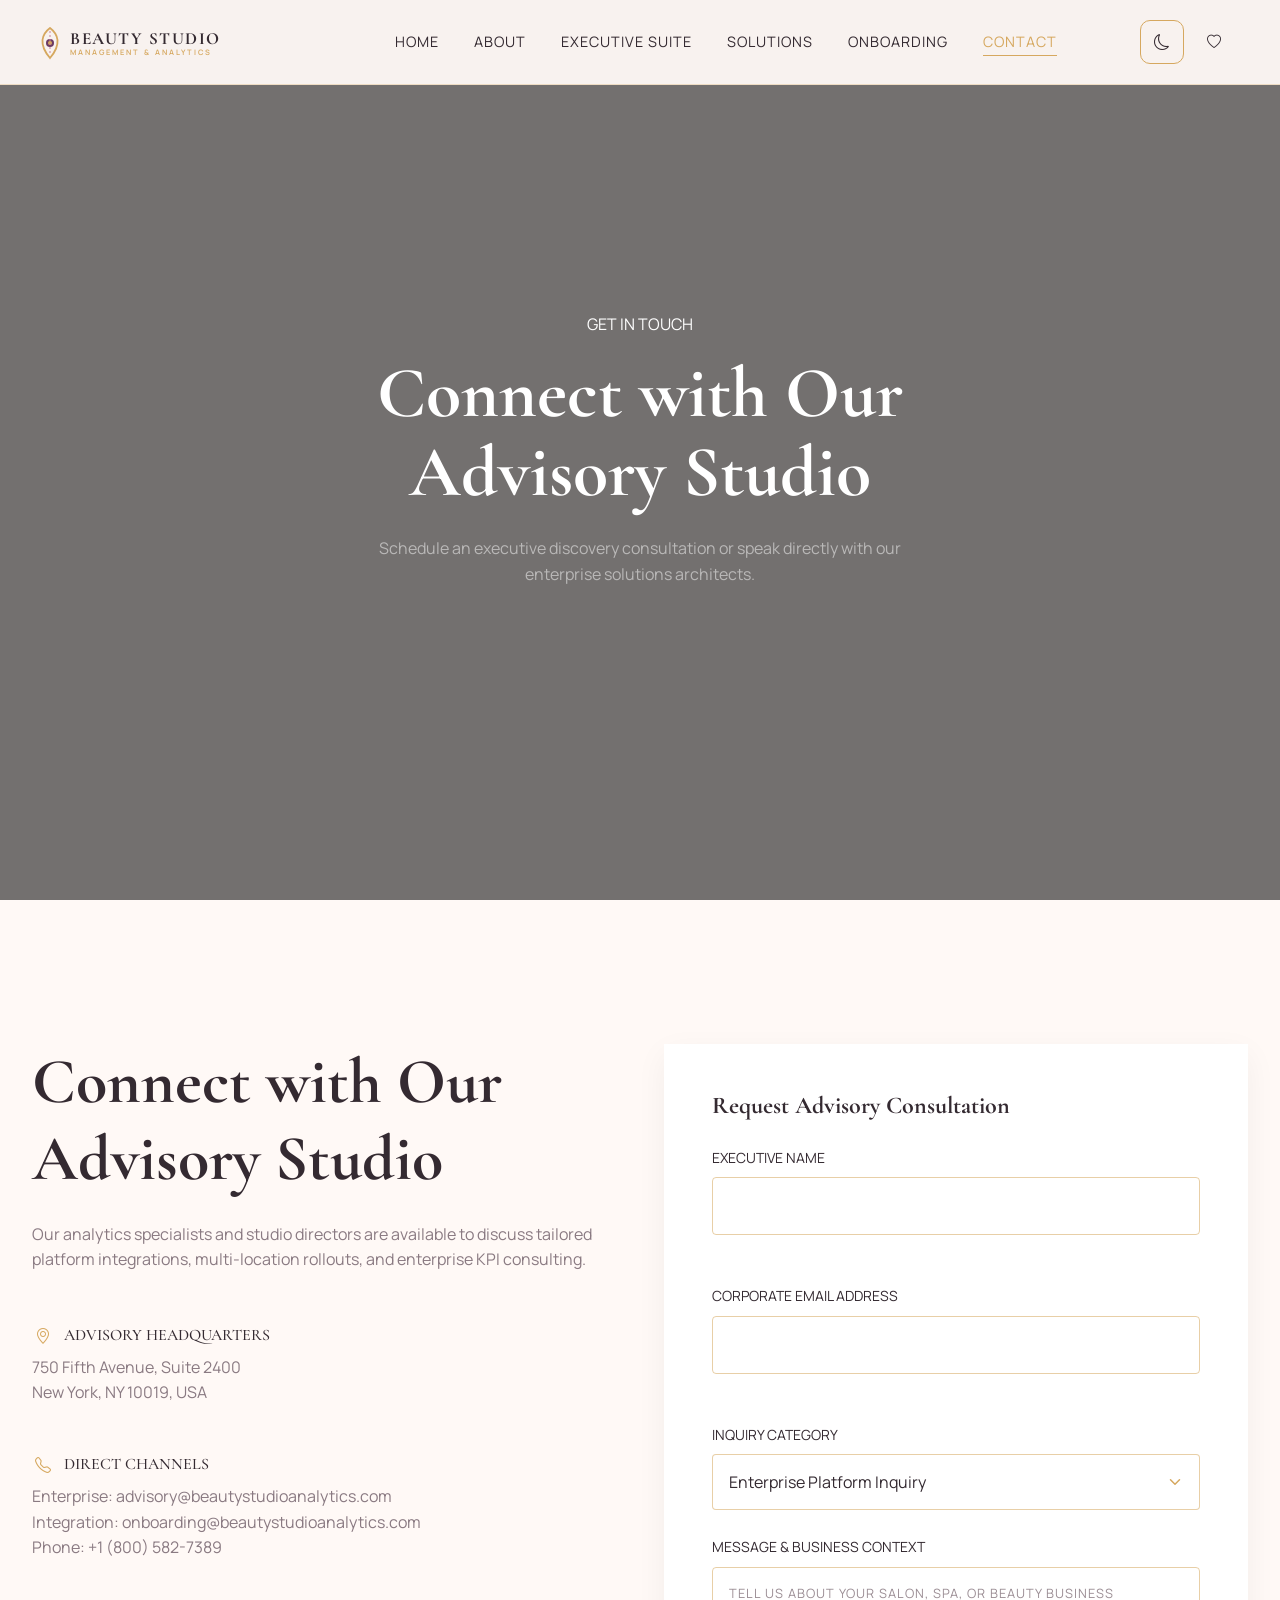
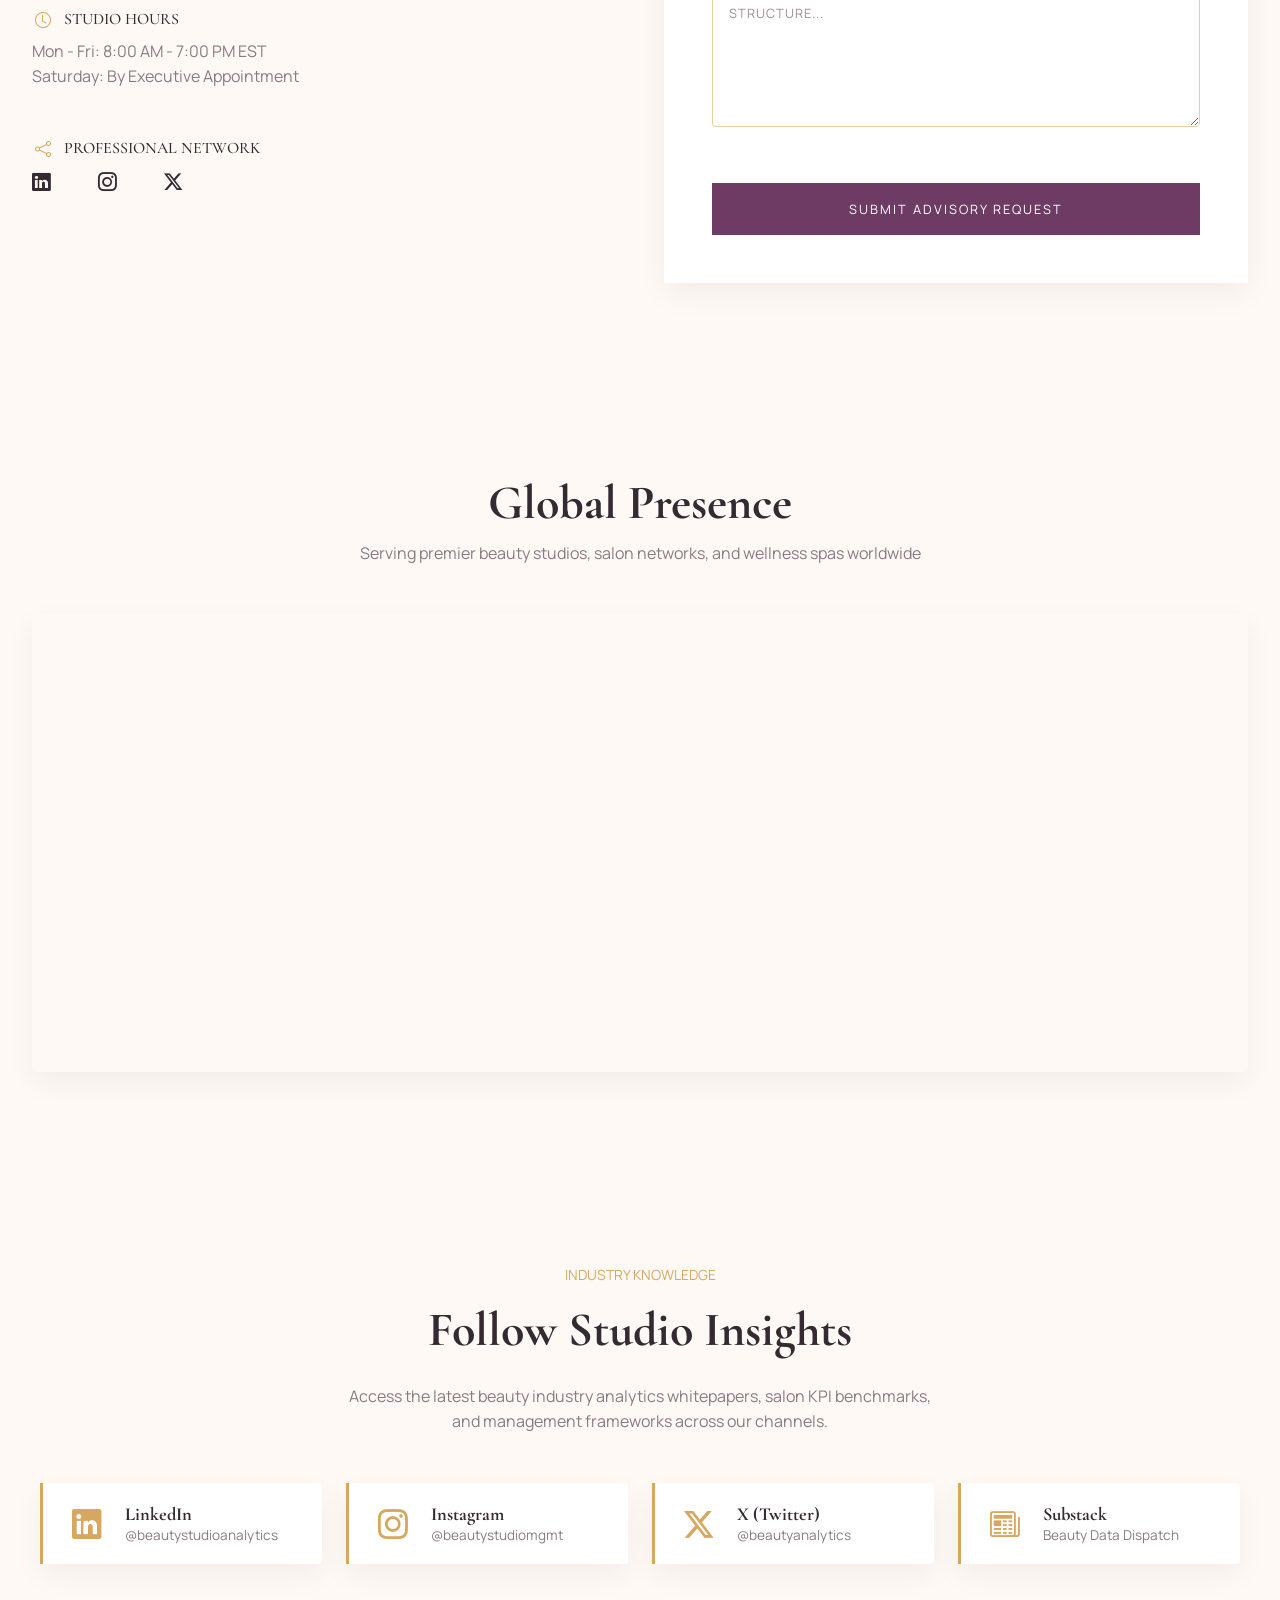
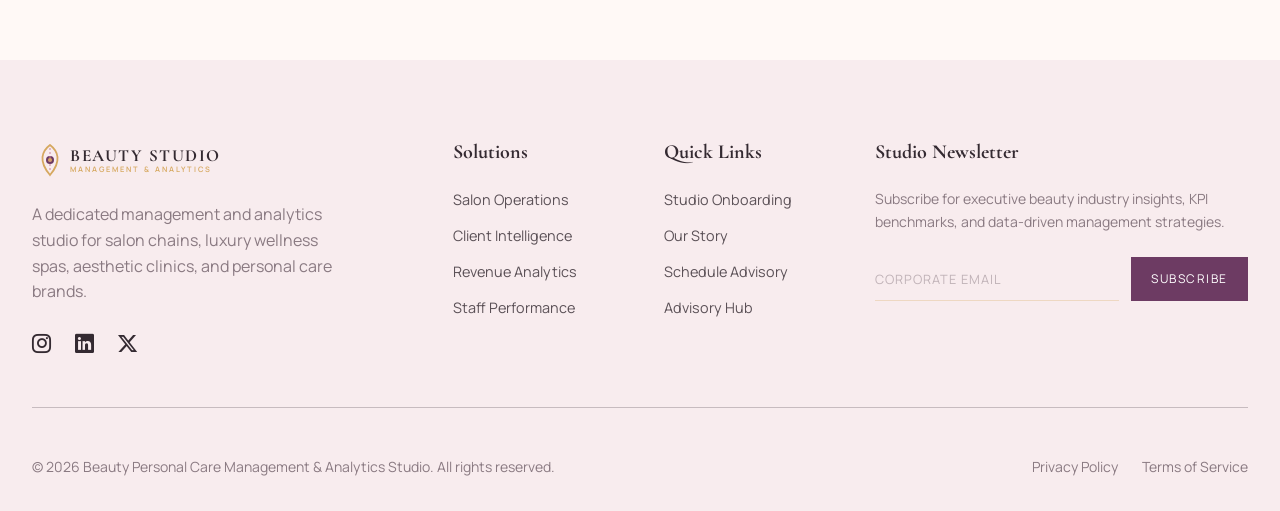
<file: contact.html>
<!DOCTYPE html>
<html lang="en">

<head>
    <meta charset="UTF-8">
    <meta name="viewport" content="width=device-width, initial-scale=1.0">
    <title>Contact &amp; Global Advisory Hub | Beauty Personal Care Management &amp; Analytics Studio</title>
    <link rel="icon" type="image/svg+xml" href="images/favicon.svg">
    <meta name="description"
        content="Connect with Beauty Personal Care Management & Analytics Studio. Schedule an advisory call or request custom platform solutions.">
    <link href="https://cdn.jsdelivr.net/npm/bootstrap@5.3.0/dist/css/bootstrap.min.css" rel="stylesheet">
    <link rel="stylesheet" href="https://cdn.jsdelivr.net/npm/bootstrap-icons@1.11.1/font/bootstrap-icons.css">
    <link rel="stylesheet" href="css/style.css">
    <style>
        body.contact-page .contact-info-stack {
            display: flex;
            flex-direction: column;
            gap: 2.5rem;
        }

        body.contact-page .contact-info-block {
            padding: 0.25rem 0;
        }

        body.contact-page .contact-info-block h4 {
            display: flex;
            align-items: center;
            gap: 0.65rem;
            margin-bottom: 0.75rem;
        }

        body.contact-page .contact-section-logo {
            width: 22px;
            height: 22px;
            display: inline-flex;
            align-items: center;
            justify-content: center;
            font-size: 1rem;
            color: var(--accent-gold);
            flex-shrink: 0;
        }

        body.contact-page .contact-social-block .social-icon {
            font-size: 1.15rem;
        }

        body.contact-page .contact-form-shell .form-control-luxury {
            background-color: transparent;
            color: var(--text-main) !important;
            border: 1px solid rgba(214, 168, 95, 0.55);
            border-radius: 4px;
            padding: 0.95rem 1rem;
            box-shadow: none;
        }

        body.contact-page .contact-form-shell .form-select.form-control-luxury {
            background-color: var(--card-bg);
            color: var(--text-main) !important;
            border: 1px solid rgba(214, 168, 95, 0.55);
            border-radius: 4px;
            padding: 0.95rem 2.75rem 0.95rem 1rem !important;
            box-shadow: none;
            background-image: url("data:image/svg+xml,%3csvg xmlns='http://www.w3.org/2000/svg' viewBox='0 0 16 16'%3e%3cpath fill='none' stroke='%23D6A85F' stroke-linecap='round' stroke-linejoin='round' stroke-width='2' d='m2 5 6 6 6-6'/%3e%3c/svg%3e") !important;
            background-repeat: no-repeat !important;
            background-position: right 1rem center !important;
            background-size: 16px 12px !important;
            cursor: pointer;
            -webkit-appearance: none;
            -moz-appearance: none;
            appearance: none;
            display: block;
            width: 100%;
        }

        body.contact-page .contact-form-shell .form-control-luxury::placeholder {
            color: var(--text-muted);
            opacity: 0.85;
        }

        body.contact-page .contact-form-shell .form-control-luxury:focus,
        body.contact-page .contact-form-shell .form-select.form-control-luxury:focus {
            border-color: var(--accent-gold);
            box-shadow: 0 0 0 2px rgba(214, 168, 95, 0.25);
            outline: none;
        }

        body.contact-page .contact-form-shell .form-select.form-control-luxury option {
            background-color: #FFFFFF;
            color: #241B22;
            padding: 0.75rem;
        }

        body.contact-page[data-theme="dark"] .contact-form-shell .form-control-luxury {
            border-color: rgba(214, 168, 95, 0.7);
            box-shadow: none;
        }

        body.contact-page[data-theme="dark"] .contact-form-shell .form-select.form-control-luxury {
            background-color: #2D222A;
            border-color: rgba(214, 168, 95, 0.7);
            color: #FFFFFF !important;
            background-image: url("data:image/svg+xml,%3csvg xmlns='http://www.w3.org/2000/svg' viewBox='0 0 16 16'%3e%3cpath fill='none' stroke='%23D6A85F' stroke-linecap='round' stroke-linejoin='round' stroke-width='2' d='m2 5 6 6 6-6'/%3e%3c/svg%3e") !important;
        }

        body.contact-page[data-theme="dark"] .contact-form-shell .form-control-luxury:focus,
        body.contact-page[data-theme="dark"] .contact-form-shell .form-select.form-control-luxury:focus {
            border-color: var(--accent-gold);
            box-shadow: 0 0 0 2px rgba(214, 168, 95, 0.35);
        }

        body.contact-page[data-theme="dark"] .contact-form-shell .form-select.form-control-luxury option {
            background-color: #2D222A;
            color: #FFFFFF;
            padding: 0.75rem;
        }

        @media (max-width: 768px) {
            body.contact-page .contact-form-shell {
                padding: 1.75rem 1.25rem !important;
            }

            body.contact-page .contact-form-shell .form-select.form-control-luxury {
                padding-right: 2.5rem !important;
                font-size: 0.95rem;
            }
        }

        /* Social Media Insights Cards */
        body.contact-page .social-insights-grid {
            display: grid;
            grid-template-columns: repeat(4, 1fr);
            gap: 1.5rem;
            max-width: 1200px;
            margin: 0 auto;
            width: 100%;
        }

        body.contact-page .social-channel-card {
            display: flex;
            align-items: center;
            gap: 1.15rem;
            padding: 1.25rem 1.5rem;
            background: var(--card-bg);
            border-left: 3px solid var(--accent-gold);
            border-radius: 0 4px 4px 0;
            text-decoration: none;
            color: var(--text-main);
            box-shadow: 0 10px 30px rgba(0, 0, 0, 0.05);
            transition: var(--transition-smooth);
            width: 100%;
            text-align: left;
        }

        body.contact-page .social-channel-card:hover {
            transform: translateY(-3px);
            box-shadow: 0 14px 35px rgba(214, 168, 95, 0.15);
            color: var(--text-main);
        }

        body.contact-page .social-channel-card .social-card-icon {
            width: 40px;
            height: 40px;
            min-width: 40px;
            min-height: 40px;
            flex-shrink: 0;
            display: inline-flex;
            align-items: center;
            justify-content: center;
            font-size: 1.85rem;
            color: var(--accent-gold);
            text-align: center;
        }

        body.contact-page .social-channel-card .social-card-info {
            text-align: left;
            min-width: 0;
            flex: 1;
        }

        body.contact-page .social-channel-card .social-card-info h6 {
            margin-bottom: 0.2rem;
            font-size: 1.15rem;
            line-height: 1.25;
            color: var(--text-main);
        }

        body.contact-page .social-channel-card .social-card-info p {
            margin-bottom: 0;
            font-size: 0.85rem;
            line-height: 1.35;
            color: var(--text-muted);
        }

        body.contact-page[data-theme="dark"] .social-channel-card {
            background: #2D222A;
            box-shadow: 0 10px 30px rgba(0, 0, 0, 0.25);
        }

        body.contact-page[data-theme="dark"] .social-channel-card .social-card-info h6 {
            color: #FFFFFF;
        }

        body.contact-page[data-theme="dark"] .social-channel-card .social-card-info p {
            color: rgba(255, 249, 246, 0.72);
        }

        @media (max-width: 991px) {
            body.contact-page .social-insights-grid {
                grid-template-columns: repeat(2, 1fr);
                gap: 1.25rem;
                max-width: 650px;
                margin: 0 auto;
            }
        }

        @media (max-width: 576px) {
            body.contact-page .social-insights-grid {
                grid-template-columns: 1fr;
                gap: 1rem;
                max-width: 100%;
                margin: 0 auto;
            }

            body.contact-page .social-channel-card {
                padding: 1.15rem 1.25rem;
            }
        }
    </style>
</head>

<body class="contact-page" data-theme="light">

    <!-- Header -->
    <nav class="navbar-luxury">
        <div class="container-custom d-flex justify-content-between align-items-center">
            <a href="index.html" class="brand-logo">
                <svg xmlns="http://www.w3.org/2000/svg" height="38" viewBox="0 0 280 38" fill="none" aria-label="Beauty Personal Care Management & Analytics Studio" style="display:inline-block;vertical-align:middle;"><g transform="translate(2,3)"><path d="M16 2 C24 8, 28 18, 16 32 C4 18, 8 8, 16 2 Z" fill="none" stroke="#D6A85F" stroke-width="1.8"/><circle cx="16" cy="17" r="4" fill="#6D3B63"/><circle cx="16" cy="17" r="2" fill="#D6A85F"/><line x1="16" y1="5" x2="16" y2="29" stroke="#C9829B" stroke-width="1" stroke-dasharray="2,2"/></g><text x="38" y="21" font-family="'Cormorant Garamond', Georgia, serif" font-size="17" font-weight="700" letter-spacing="1.5" fill="currentColor">BEAUTY STUDIO</text><text x="38" y="32" font-family="'Manrope', sans-serif" font-size="7.5" font-weight="600" letter-spacing="2" fill="#D6A85F">MANAGEMENT &amp; ANALYTICS</text></svg>
            </a>

            <div class="nav-links-desktop d-none d-lg-block">
                <a href="index.html" class="nav-link-custom">Home</a>
                <a href="about.html" class="nav-link-custom">About</a>
                <a href="home2.html" class="nav-link-custom">Executive Suite</a>
                <a href="collections.html" class="nav-link-custom">Solutions</a>
                <a href="consignment.html" class="nav-link-custom">Onboarding</a>
                <a href="contact.html" class="nav-link-custom active">Contact</a>
            </div>

            <div class="header-actions d-flex align-items-center">
                <button id="theme-toggle" class="btn border-0 p-2 me-2 d-none d-lg-inline-flex" aria-label="Toggle Theme">
                    <i class="bi bi-moon"></i>
                </button>
                <a href="#" class="nav-link-custom me-3 d-none d-lg-inline-flex"><i class="bi bi-heart"></i></a>
                <button id="hamburger-menu" class="btn border-0 p-0 d-lg-none" aria-label="Open Menu">
                    <i class="bi bi-list fs-3"></i>
                </button>
            </div>
        </div>
    </nav>

    <!-- Sidebar Menu (Mobile & Expanded) -->
    <div id="sidebar-overlay" class="sidebar-overlay"></div>
    <div id="sidebar-menu" class="sidebar-menu">
        <div id="sidebar-close" class="sidebar-close"><i class="bi bi-x-lg"></i></div>
        <nav class="d-flex flex-column gap-4">
            <a href="index.html" class="sidebar-nav-link">Home</a>
            <a href="about.html" class="sidebar-nav-link">About</a>
            <a href="home2.html" class="sidebar-nav-link">Executive Suite</a>
            <a href="collections.html" class="sidebar-nav-link">Solutions</a>
            <a href="consignment.html" class="sidebar-nav-link">Onboarding</a>
            <a href="contact.html" class="sidebar-nav-link active">Contact</a>
        </nav>
        <div class="sidebar-utilities d-flex align-items-center gap-3 mt-4 pt-4">
            <button class="btn theme-toggle-btn d-inline-flex align-items-center gap-2" aria-label="Toggle Theme">
                <i class="bi bi-moon"></i>
                <span class="theme-label">Dark Mode</span>
            </button>
        </div>
    </div>

    <!-- Page Header (Unified Hero) -->
    <header class="hero hero-small mb-5" style="background-image: url('https://images.unsplash.com/photo-1497366216548-37526070297c?auto=format&fit=crop&w=1600&q=80');">
        <div class="hero-overlay"></div>
        <div class="hero-content container py-5 text-center">
            <span class="text-white text-uppercase letter-spacing-2 mb-3 d-block">Get in Touch</span>
            <h1 class="text-white display-3 luxury-heading">Connect with Our Advisory Studio</h1>
            <p class="text-white-50 mx-auto mb-0" style="max-width: 600px;">Schedule an executive discovery consultation or speak directly with our enterprise solutions architects.</p>
        </div>
    </header>

    <!-- Contact Section -->
    <section class="py-5">
        <div class="container-custom py-5">
            <div class="row g-5">
                <div class="col-md-6">
                    <h1 class="display-3 luxury-heading mb-4">Connect with Our Advisory Studio</h1>
                    <p class="text-muted mb-5">Our analytics specialists and studio directors are available to discuss tailored platform integrations, multi-location rollouts, and enterprise KPI consulting.</p>

                    <div class="contact-info-stack">
                        <div class="contact-info-block">
                            <h4 class="h6 text-uppercase letter-spacing-1 mb-2">
                                <i class="bi bi-geo-alt contact-section-logo"></i>Advisory Headquarters
                            </h4>
                            <p class="text-muted mb-0">750 Fifth Avenue, Suite 2400<br>New York, NY 10019, USA</p>
                        </div>

                        <div class="contact-info-block">
                            <h4 class="h6 text-uppercase letter-spacing-1 mb-2">
                                <i class="bi bi-telephone contact-section-logo"></i>Direct Channels
                            </h4>
                            <p class="text-muted mb-0">Enterprise: advisory@beautystudioanalytics.com<br>Integration:
                                onboarding@beautystudioanalytics.com<br>Phone: +1 (800) 582-7389</p>
                        </div>

                        <div class="contact-info-block">
                            <h4 class="h6 text-uppercase letter-spacing-1 mb-2">
                                <i class="bi bi-clock contact-section-logo"></i>Studio Hours
                            </h4>
                            <p class="text-muted mb-0">Mon - Fri: 8:00 AM - 7:00 PM EST<br>Saturday: By Executive Appointment</p>
                        </div>

                        <div class="contact-info-block contact-social-block">
                            <h4 class="h6 text-uppercase letter-spacing-1 mb-2">
                                <i class="bi bi-share contact-section-logo"></i>Professional Network
                            </h4>
                            <div class="d-flex gap-4">
                                <a href="#" class="social-icon"><i class="bi bi-linkedin"></i></a>
                                <a href="#" class="social-icon"><i class="bi bi-instagram"></i></a>
                                <a href="#" class="social-icon"><i class="bi bi-twitter-x"></i></a>
                            </div>
                        </div>
                    </div>
                </div>

                <div class="col-md-6">
                    <div class="p-5 bg-white luxury-shadow contact-form-shell" style="background: var(--card-bg) !important;">
                        <h3 class="luxury-heading h4 mb-4">Request Advisory Consultation</h3>
                        <form id="contact-form">
                            <div class="mb-4">
                                <label class="small text-uppercase letter-spacing-1 mb-2">Executive Name</label>
                                <input type="text" class="form-control-luxury w-100" required>
                            </div>
                            <div class="mb-4">
                                <label class="small text-uppercase letter-spacing-1 mb-2">Corporate Email Address</label>
                                <input type="email" class="form-control-luxury w-100" required>
                            </div>
                            <div class="mb-4">
                                <label class="small text-uppercase letter-spacing-1 mb-2">Inquiry Category</label>
                                <select class="form-select form-control-luxury" id="inquiryCategory" name="inquiryCategory" aria-label="Inquiry Category">
                                    <option value="Enterprise Platform Inquiry">Enterprise Platform Inquiry</option>
                                    <option value="Studio Onboarding & Integration">Studio Onboarding &amp; Integration</option>
                                    <option value="Custom KPI Benchmarking">Custom KPI Benchmarking</option>
                                    <option value="Partnership & API Integration">Partnership &amp; API Integration</option>
                                </select>
                            </div>
                            <div class="mb-4">
                                <label class="small text-uppercase letter-spacing-1 mb-2">Message &amp; Business Context</label>
                                <textarea class="form-control-luxury w-100" rows="5" required
                                    placeholder="Tell us about your salon, spa, or beauty business structure..."></textarea>
                            </div>
                            <button type="submit" class="btn-gold w-100 py-3">Submit Advisory Request</button>
                        </form>
                    </div>
                </div>
            </div>
        </div>
    </section>
    <!-- Map Section -->
    <section class="py-5 bg-ivory">
        <div class="container-custom py-5">
            <div class="text-center mb-5">
                <h2 class="display-5 luxury-heading">Global Presence</h2>
                <p class="text-muted">Serving premier beauty studios, salon networks, and wellness spas worldwide</p>
            </div>
            <div class="luxury-shadow overflow-hidden" style="border-radius: 4px;">
                <iframe
                    src="https://www.google.com/maps/embed?pb=!1m18!1m12!1m3!1d3022.083815779646!2d-73.97746412351227!3d40.762351934661715!2m3!1f0!2f0!3f0!3m2!1i1024!2i768!4f13.1!3m3!1m2!1s0x89c258f97bdb3e3b%3A0x6b77227eb0c8cb08!2s750%205th%20Ave%2C%20New%20York%2C%20NY%2010019!5e0!3m2!1sen!2sus!4v1700000000000!5m2!1sen!2sus"
                    width="100%" height="450" style="border:0;" allowfullscreen="" loading="lazy"
                    referrerpolicy="no-referrer-when-downgrade" title="Beauty Studio Headquarters Location"></iframe>
            </div>
        </div>
    </section>

    <!-- Social Media Section -->
    <section class="py-5">
        <div class="container-custom py-5 text-center">
            <span class="text-gold text-uppercase letter-spacing-2 small mb-3 d-block">Industry Knowledge</span>
            <h2 class="display-5 luxury-heading mb-4">Follow Studio Insights</h2>
            <p class="text-muted mx-auto mb-5" style="max-width: 600px;">Access the latest beauty industry analytics whitepapers, salon KPI benchmarks, and management frameworks across our channels.</p>
            <div class="social-insights-grid">
                <a href="#" class="social-channel-card">
                    <span class="social-card-icon"><i class="bi bi-linkedin"></i></span>
                    <div class="social-card-info">
                        <h6 class="luxury-heading mb-0">LinkedIn</h6>
                        <p class="small text-muted mb-0">@beautystudioanalytics</p>
                    </div>
                </a>
                <a href="#" class="social-channel-card">
                    <span class="social-card-icon"><i class="bi bi-instagram"></i></span>
                    <div class="social-card-info">
                        <h6 class="luxury-heading mb-0">Instagram</h6>
                        <p class="small text-muted mb-0">@beautystudiomgmt</p>
                    </div>
                </a>
                <a href="#" class="social-channel-card">
                    <span class="social-card-icon"><i class="bi bi-twitter-x"></i></span>
                    <div class="social-card-info">
                        <h6 class="luxury-heading mb-0">X (Twitter)</h6>
                        <p class="small text-muted mb-0">@beautyanalytics</p>
                    </div>
                </a>
                <a href="#" class="social-channel-card">
                    <span class="social-card-icon"><i class="bi bi-newspaper"></i></span>
                    <div class="social-card-info">
                        <h6 class="luxury-heading mb-0">Substack</h6>
                        <p class="small text-muted mb-0">Beauty Data Dispatch</p>
                    </div>
                </a>
            </div>
        </div>
    </section>

    <!-- Footer -->
    <footer>
        <div class="container-custom">
            <div class="row g-5">
                <div class="col-lg-4">
                    <a href="index.html" class="brand-logo mb-4">
                        <svg xmlns="http://www.w3.org/2000/svg" height="38" viewBox="0 0 280 38" fill="none" aria-label="Beauty Personal Care Management & Analytics Studio" style="display:inline-block;vertical-align:middle;"><g transform="translate(2,3)"><path d="M16 2 C24 8, 28 18, 16 32 C4 18, 8 8, 16 2 Z" fill="none" stroke="#D6A85F" stroke-width="1.8"/><circle cx="16" cy="17" r="4" fill="#6D3B63"/><circle cx="16" cy="17" r="2" fill="#D6A85F"/><line x1="16" y1="5" x2="16" y2="29" stroke="#C9829B" stroke-width="1" stroke-dasharray="2,2"/></g><text x="38" y="21" font-family="'Cormorant Garamond', Georgia, serif" font-size="17" font-weight="700" letter-spacing="1.5" fill="currentColor">BEAUTY STUDIO</text><text x="38" y="32" font-family="'Manrope', sans-serif" font-size="7.5" font-weight="600" letter-spacing="2" fill="#D6A85F">MANAGEMENT &amp; ANALYTICS</text></svg>
                    </a>
                    <p class="text-muted pe-lg-5">A dedicated management and analytics studio for salon chains, luxury wellness spas, aesthetic clinics, and personal care brands.</p>
                    <div class="d-flex mt-4">
                        <a href="#" class="social-icon"><i class="bi bi-instagram"></i></a>
                        <a href="#" class="social-icon"><i class="bi bi-linkedin"></i></a>
                        <a href="#" class="social-icon"><i class="bi bi-twitter-x"></i></a>
                    </div>
                </div>
                <div class="col-md-4 col-lg-2">
                    <h5 class="luxury-heading mb-4">Solutions</h5>
                    <a href="collections.html" class="footer-link">Salon Operations</a>
                    <a href="collections.html" class="footer-link">Client Intelligence</a>
                    <a href="collections.html" class="footer-link">Revenue Analytics</a>
                    <a href="collections.html" class="footer-link">Staff Performance</a>
                </div>
                <div class="col-md-4 col-lg-2">
                    <h5 class="luxury-heading mb-4">Quick Links</h5>
                    <a href="consignment.html" class="footer-link">Studio Onboarding</a>
                    <a href="about.html" class="footer-link">Our Story</a>
                    <a href="contact.html" class="footer-link">Schedule Advisory</a>
                    <a href="contact.html" class="footer-link">Advisory Hub</a>
                </div>
                <div class="col-md-4 col-lg-4">
                    <h5 class="luxury-heading mb-4">Studio Newsletter</h5>
                    <p class="small text-muted mb-4">Subscribe for executive beauty industry insights, KPI benchmarks, and data-driven management strategies.</p>
                    <div class="d-flex newsletter-input-group">
                        <input type="email" class="form-control-luxury me-2" placeholder="Corporate Email">
                        <button class="btn-gold px-4">Subscribe</button>
                    </div>
                </div>
            </div>
            <hr class="my-5 opacity-10">
            <div class="d-flex flex-column flex-md-row justify-content-between align-items-center gap-3">
                <p class="small text-muted mb-0">&copy; 2026 Beauty Personal Care Management &amp; Analytics Studio. All rights reserved.</p>
                <div class="d-flex gap-4">
                    <a href="#" class="small text-muted">Privacy Policy</a>
                    <a href="#" class="small text-muted">Terms of Service</a>
                </div>
            </div>
        </div>
    </footer>

    <script src="https://cdn.jsdelivr.net/npm/bootstrap@5.3.0/dist/js/bootstrap.bundle.min.js"></script>
    <script src="js/main.js"></script>
</body>

</html>
</file>
<file: css/style.css>
/* 
    Beauty Personal Care Management & Analytics Studio
    Design Style: Luxury, Elegant, Editorial Data & Business Intelligence
*/

@import url('https://fonts.googleapis.com/css2?family=Cormorant+Garamond:ital,wght@0,300;0,400;0,500;0,600;0,700;1,300;1,400;1,600&family=Manrope:wght@300;400;500;600;700;800&display=swap');

:root {
    /* Light Mode Tokens */
    --primary-bg: #FFF9F6;
    --secondary-bg: #F8ECEE;
    --primary-plum: #6D3B63;
    --secondary-rose: #C9829B;
    --accent-gold: #D6A85F;
    --accent-nude: #C9829B;
    --text-main: #342A31;
    --text-muted: #8A7A82;
    --header-bg: rgba(255, 249, 246, 0.95);
    --border-color: rgba(214, 168, 95, 0.3);
    --btn-text: #FFFFFF;
    --card-bg: #FFFFFF;

    /* Typography */
    --font-heading: 'Cormorant Garamond', Georgia, serif;
    --font-body: 'Manrope', -apple-system, BlinkMacSystemFont, 'Segoe UI', Roboto, sans-serif;
    --font-alt: 'Cormorant Garamond', Georgia, serif;

    /* Transitions */
    --transition-smooth: all 0.4s cubic-bezier(0.165, 0.84, 0.44, 1);
}

[data-theme="dark"] {
    /* Dark Mode Tokens */
    --primary-bg: #241B22;
    --secondary-bg: #2E222B;
    --primary-plum: #C9829B;
    --secondary-rose: #E5A3B9;
    --accent-gold: #D6A85F;
    --accent-nude: #522F45;
    --text-main: #FFF9F6;
    --text-muted: #B8A8B0;
    --header-bg: rgba(36, 27, 34, 0.95);
    --border-color: rgba(214, 168, 95, 0.3);
    --btn-text: #241B22;
    --card-bg: #2D222A;
}

* {
    margin: 0;
    padding: 0;
    box-sizing: border-box;
}

body {
    font-family: var(--font-body);
    background-color: var(--primary-bg);
    color: var(--text-main);
    line-height: 1.6;
    transition: var(--transition-smooth);
    overflow-x: hidden;
}

h1,
h2,
h3,
h4,
.luxury-heading {
    font-family: var(--font-heading);
    font-weight: 700;
}

p,
.lead {
    font-weight: 400;
    color: var(--text-main);
}

.text-muted {
    color: var(--text-muted) !important;
    opacity: 1 !important;
}

h1,
h2,
h3,
h4,
h5,
h6,
.luxury-heading {
    color: var(--text-main);
}

a {
    text-decoration: none;
    color: inherit;
    transition: var(--transition-smooth);
}

/* --- Layout Components --- */

.container-custom {
    max-width: 1400px;
    margin: 0 auto;
    padding: 0 2rem;
}

/* Header & Navbar */
.navbar-luxury {
    position: fixed;
    top: 0;
    width: 100%;
    z-index: 1000;
    background: var(--header-bg);
    backdrop-filter: blur(10px);
    border-bottom: 1px solid var(--border-color);
    padding: 1.25rem 0;
    transition: var(--transition-smooth);
    --header-control-size: 44px;
    --header-control-radius: 10px;
}

.brand-logo {
    font-family: var(--font-heading);
    font-size: 1.5rem;
    letter-spacing: 2px;
    text-transform: uppercase;
    font-weight: 700;
    display: flex;
    align-items: center;
}

/* Keep navbar logo fully visible during nearby button interactions */
.navbar-luxury .brand-logo,
.navbar-luxury .brand-logo:hover,
.navbar-luxury .brand-logo:focus,
.navbar-luxury .brand-logo:active,
.navbar-luxury .brand-logo svg {
    opacity: 1 !important;
}

.logo-img {
    height: 40px;
    width: auto;
    object-fit: contain;
    transition: var(--transition-smooth);
}

.brand-logo:hover .logo-img {
    transform: scale(1.1);
}

.nav-link-custom {
    font-size: 0.9rem;
    text-transform: uppercase;
    letter-spacing: 1px;
    margin: 0 1rem;
    position: relative;
}

.nav-link-custom::after {
    content: '';
    position: absolute;
    bottom: -5px;
    left: 0;
    width: 0;
    height: 1px;
    background: var(--accent-gold);
    transition: var(--transition-smooth);
}

.nav-link-custom:hover::after {
    width: 100%;
}

.nav-link-custom.active {
    color: var(--accent-gold);
}

.nav-link-custom.active::after {
    width: 100%;
}

/* Ensure navbar utility toggles remain visible in both themes */
.navbar-luxury #theme-toggle,
.navbar-luxury #rtl-toggle {
    width: var(--header-control-size);
    height: var(--header-control-size);
    padding: 0 !important;
    display: inline-flex;
    align-items: center;
    justify-content: center;
    border: 1px solid var(--accent-gold) !important;
    border-radius: var(--header-control-radius);
    background: transparent;
    color: var(--text-main);
}

.navbar-luxury .header-actions > a.nav-link-custom {
    width: var(--header-control-size);
    height: var(--header-control-size);
    margin: 0 0.75rem 0 0 !important;
    display: inline-flex;
    align-items: center;
    justify-content: center;
    border-radius: var(--header-control-radius);
}

[dir="rtl"] .navbar-luxury .header-actions > a.nav-link-custom {
    margin: 0 0 0 0.75rem !important;
}

[dir="rtl"] .navbar-luxury .brand-logo {
    justify-content: flex-end;
    text-align: right;
    direction: ltr;
    unicode-bidi: isolate;
}

[dir="rtl"] .navbar-luxury .brand-logo svg {
    direction: ltr;
    unicode-bidi: isolate;
}

.navbar-luxury #theme-toggle:hover,
.navbar-luxury #rtl-toggle:hover {
    background: var(--accent-gold);
    color: var(--btn-text);
}

.navbar-luxury #theme-toggle:focus,
.navbar-luxury #theme-toggle:focus-visible,
.navbar-luxury #theme-toggle:active {
    box-shadow: none;
    background: var(--accent-gold);
    color: var(--btn-text);
}

.navbar-luxury #rtl-toggle:focus {
    box-shadow: none;
    color: var(--accent-gold);
}

/* Sidebar Menu */
.sidebar-overlay {
    position: fixed;
    top: 0;
    left: 0;
    width: 100%;
    height: 100%;
    background: rgba(0, 0, 0, 0.5);
    z-index: 1001;
    opacity: 0;
    visibility: hidden;
    transition: var(--transition-smooth);
}

/* --- Refined Components --- */

#hamburger-menu {
    color: var(--text-main) !important;
    background: transparent;
    cursor: pointer;
    line-height: 1;
}

.sidebar-close {
    color: var(--text-main);
    cursor: pointer;
    align-self: flex-end;
    font-size: 1.25rem;
    margin-bottom: 2rem;
    transition: var(--transition-smooth);
}

.sidebar-close:hover {
    color: var(--accent-gold);
}

.sidebar-menu {
    position: fixed;
    top: 0;
    right: -100%;
    width: 350px;
    height: 100vh;
    background: var(--primary-bg);
    z-index: 1002;
    padding: 3rem;
    transition: all 0.5s cubic-bezier(0.77, 0, 0.175, 1);
    display: flex;
    flex-direction: column;
    box-shadow: -10px 0 30px rgba(0, 0, 0, 0.05);
}

[data-theme="dark"] .sidebar-menu {
    background: rgba(15, 15, 16, 0.98);
    backdrop-filter: blur(15px);
}

.sidebar-overlay.active {
    opacity: 1;
    visibility: visible;
}

.sidebar-menu.active {
    right: 0;
}

/* Sidebar Nav Links - Styled identical to web view navigation */
.sidebar-menu nav {
    gap: 1.5rem !important;
}

.sidebar-menu nav a,
.sidebar-nav-link {
    font-family: var(--font-body);
    font-size: 0.95rem;
    font-weight: 600;
    text-transform: uppercase;
    letter-spacing: 1.5px;
    color: var(--text-main);
    text-decoration: none;
    position: relative;
    display: inline-block;
    width: fit-content;
    padding: 0.35rem 0;
    transition: var(--transition-smooth);
}

.sidebar-menu nav a::after,
.sidebar-nav-link::after {
    content: '';
    position: absolute;
    bottom: -3px;
    left: 0;
    width: 0;
    height: 2px;
    background: var(--accent-gold);
    transition: var(--transition-smooth);
}

.sidebar-menu nav a:hover,
.sidebar-nav-link:hover {
    color: var(--accent-gold);
}

.sidebar-menu nav a:hover::after,
.sidebar-nav-link:hover::after {
    width: 100%;
}

.sidebar-menu nav a.active,
.sidebar-nav-link.active {
    color: var(--accent-gold) !important;
}

.sidebar-menu nav a.active::after,
.sidebar-nav-link.active::after {
    width: 100% !important;
}

.sidebar-utilities {
    border-top: 1px solid rgba(214, 168, 95, 0.25) !important;
}

.sidebar-utilities .theme-toggle-btn,
.sidebar-utilities .rtl-toggle-btn {
    background: transparent;
    color: var(--text-main);
    border: 1px solid var(--accent-gold) !important;
    border-radius: var(--header-control-radius);
    padding: 0.55rem 0.95rem;
    font-size: 0.85rem;
    font-weight: 500;
    cursor: pointer;
    transition: var(--transition-smooth);
}

.sidebar-utilities .theme-toggle-btn:hover,
.sidebar-utilities .rtl-toggle-btn:hover {
    background: var(--accent-gold);
    color: var(--btn-text);
}

.btn-gold {
    background: var(--primary-plum);
    color: var(--btn-text) !important;
    padding: 1rem 2.5rem;
    text-transform: uppercase;
    letter-spacing: 2px;
    font-size: 0.8rem;
    border: none;
    border-radius: 0;
    position: relative;
    overflow: hidden;
    transition: var(--transition-smooth);
    display: inline-block;
    text-align: center;
}

.btn-gold::before {
    content: '';
    position: absolute;
    top: 0;
    left: -100%;
    width: 100%;
    height: 100%;
    background: rgba(255, 255, 255, 0.15);
    transition: var(--transition-smooth);
}

.btn-gold:hover::before {
    left: 0;
}

.btn-gold:hover {
    background: var(--accent-gold);
    color: #241B22 !important;
}

[data-theme="dark"] .btn-gold {
    background: var(--primary-plum);
    color: #241B22 !important;
}

[data-theme="dark"] .btn-gold:hover {
    background: var(--accent-gold);
    color: #241B22 !important;
}

/* --- Home 2 Specific Sections --- */

/* Editorial Ribbon */
.editorial-ribbon {
    background: var(--text-main);
    color: var(--primary-bg);
    padding: 2.5rem 0;
    overflow: hidden;
}

.marquee-container {
    display: flex;
    white-space: nowrap;
    animation: marquee 30s linear infinite;
}

.marquee-item {
    font-family: var(--font-heading);
    font-size: 1.2rem;
    text-transform: uppercase;
    letter-spacing: 5px;
    margin: 0 4rem;
    opacity: 0.6;
}

@keyframes marquee {
    0% {
        transform: translateX(0);
    }

    100% {
        transform: translateX(-50%);
    }
}

/* Split Screen Hero */
.hero-split {
    display: flex;
    height: 100vh;
    background: var(--primary-bg);
}

.hero-split-image {
    flex: 1;
    background-size: cover;
    background-position: center;
}

.hero-split-content {
    flex: 1;
    display: flex;
    flex-direction: column;
    justify-content: center;
    padding: 5rem;
    background: var(--secondary-bg);
}

/* Vault Cards & Studio Intelligence Section */
.platinum-vault-section {
    background-color: var(--primary-bg) !important;
}

.platinum-vault-section .luxury-heading {
    color: var(--text-main);
}

.platinum-vault-section .text-muted {
    color: var(--text-muted) !important;
    opacity: 0.95;
}

[data-theme="dark"] .platinum-vault-section .luxury-heading {
    color: #FFFFFF !important;
}

[data-theme="dark"] .platinum-vault-section p.text-muted {
    color: rgba(255, 249, 246, 0.88) !important;
}

[data-theme="light"] .platinum-vault-section p.text-muted {
    color: rgba(52, 42, 49, 0.85) !important;
}

.platinum-vault-grid {
    display: flex;
    flex-wrap: wrap;
}

.platinum-vault-grid > [class*="col-"] {
    display: flex;
}

.vault-card {
    border: 1px solid var(--accent-gold);
    background: var(--card-bg);
    padding: 2.5rem 1.75rem;
    transition: var(--transition-smooth);
    text-align: center;
    width: 100%;
    height: 100%;
    min-height: 340px;
    display: flex;
    flex-direction: column;
    align-items: center;
    border-radius: 4px;
    box-shadow: 0 4px 20px rgba(0, 0, 0, 0.04);
}

[data-theme="dark"] .vault-card {
    background: #2D222A;
    border-color: rgba(214, 168, 95, 0.45);
}

.vault-card .text-gold {
    color: var(--accent-gold);
    font-weight: 700;
    transition: var(--transition-smooth);
}

.vault-card .luxury-heading {
    min-height: 3.2rem;
    display: flex;
    align-items: center;
    justify-content: center;
    font-size: 1.35rem;
    line-height: 1.3;
    transition: var(--transition-smooth);
}

[data-theme="dark"] .vault-card .luxury-heading {
    color: #FFFFFF !important;
}

[data-theme="light"] .vault-card .luxury-heading {
    color: #241B22 !important;
}

.vault-card p {
    flex-grow: 1;
    font-size: 0.9rem;
    line-height: 1.6;
    margin-bottom: 2rem;
    transition: var(--transition-smooth);
}

[data-theme="dark"] .vault-card p {
    color: rgba(255, 249, 246, 0.88) !important;
}

[data-theme="light"] .vault-card p {
    color: rgba(52, 42, 49, 0.85) !important;
}

.vault-card .btn-outline {
    margin-top: auto;
    min-width: 140px;
    display: inline-flex;
    justify-content: center;
    align-items: center;
    padding: 0.75rem 1.75rem;
    border: 1px solid var(--accent-gold);
    color: var(--text-main);
    font-weight: 600;
    transition: var(--transition-smooth);
}

[data-theme="dark"] .vault-card .btn-outline {
    color: #FFFFFF;
}

/* Hover State - High Contrast Luxury Gold with Deep Dark Text */
.vault-card:hover {
    background: var(--accent-gold) !important;
    border-color: var(--accent-gold) !important;
    transform: translateY(-6px);
    box-shadow: 0 12px 30px rgba(214, 168, 95, 0.25);
}

.vault-card:hover .text-gold {
    color: #1A1118 !important;
    font-weight: 800;
    opacity: 0.85;
}

.vault-card:hover .luxury-heading,
.vault-card:hover h4 {
    color: #1A1118 !important;
    font-weight: 700;
}

.vault-card:hover p {
    color: #241B22 !important;
    font-weight: 500;
    opacity: 1 !important;
}

.vault-card:hover .btn-outline {
    border-color: #1A1118 !important;
    color: #1A1118 !important;
    background: transparent !important;
    font-weight: 700;
}

.vault-card:hover .btn-outline:hover {
    background: #1A1118 !important;
    color: var(--accent-gold) !important;
    border-color: #1A1118 !important;
}

/* Stories / Testimonials */
.story-wrapper {
    position: relative;
    padding-bottom: 4rem;
}

.story-quote {
    font-family: var(--font-alt);
    font-style: italic;
    font-size: 1.8rem;
    line-height: 1.4;
    margin-bottom: 2rem;
}

/* Service Spotlight Icons */
.service-icon-box {
    border: 1px solid var(--border-color);
    padding: 3rem;
    transition: var(--transition-smooth);
    height: 100%;
}

.service-icon-box:hover {
    border-color: var(--accent-gold);
    transform: translateY(-5px);
}

@media (max-width: 991px) {
    .hero-split {
        flex-direction: column;
        height: auto;
    }

    .hero-split-image {
        width: 100%;
        height: 52vh;
        min-height: 360px;
        background-size: cover !important;
        background-position: center center !important;
        background-repeat: no-repeat !important;
    }

    .hero-split-content {
        padding: 3rem 1.5rem;
    }
}

@media (max-width: 767px) {
    .hero-split-image {
        width: 100%;
        height: 48vh;
        min-height: 320px;
        background-size: cover !important;
        background-repeat: no-repeat !important;
        background-position: center center !important;
    }
}

@media (min-width: 768px) and (max-width: 991px) {
    .hero-split-image {
        width: 100%;
        height: 50vh;
        min-height: 380px;
        background-size: cover !important;
        background-repeat: no-repeat !important;
        background-position: center center !important;
    }
}

/* Form refinement */
.form-control-luxury::placeholder {
    color: var(--text-muted);
    opacity: 0.5;
    font-size: 0.8rem;
    text-transform: uppercase;
    letter-spacing: 1px;
}

/* Accessibility: Focus States */
.btn:focus,
.form-control:focus,
a:focus {
    outline: 2px solid var(--accent-gold);
    outline-offset: 3px;
}

/* Prevent horizontal scroll on small devices */
html,
body {
    max-width: 100%;
    overflow-x: hidden;
}

/* Image Hover Zoom */
.product-card .img-container {
    overflow: hidden;
}

.product-card .img-container img {
    transition: transform 0.8s cubic-bezier(0.165, 0.84, 0.44, 1);
}

.product-card:hover .img-container img {
    transform: scale(1.1);
}

.btn-outline {
    border: 1px solid var(--accent-gold);
    color: var(--text-main);
    padding: 1rem 2.5rem;
    text-transform: uppercase;
    letter-spacing: 2px;
    font-size: 0.8rem;
    background: transparent;
    transition: var(--transition-smooth);
}

.btn-outline:hover {
    background: var(--accent-gold);
    color: var(--btn-text);
}

/* Hero Section */
.hero {
    height: 100vh;
    display: flex;
    align-items: center;
    justify-content: center;
    text-align: center;
    position: relative;
    background-size: cover;
    background-position: center;
    color: #fff;
}

.hero-full-image {
    background-size: cover !important;
    background-repeat: no-repeat !important;
    background-position: center center !important;
    background-color: #111;
}

.hero-overlay {
    position: absolute;
    top: 0;
    left: 0;
    width: 100%;
    height: 100%;
    background: rgba(0, 0, 0, 0.55);
}

.hero-content {
    position: relative;
    z-index: 1;
    max-width: 800px;
}

.hero-content h1 {
    font-size: 4.5rem;
    margin-bottom: 1.5rem;
    line-height: 1.1;
    animation: fadeInUp 1s ease forwards;
}

/* Card Styles */
.product-card {
    background: var(--card-bg);
    border: none;
    border-radius: 0;
    overflow: hidden;
    transition: var(--transition-smooth);
    margin-bottom: 2rem;
    height: 100%;
    display: flex;
    flex-direction: column;
}

[data-theme="dark"] .product-card {
    background: #2D222A;
    border: 1px solid rgba(214, 168, 95, 0.25);
    box-shadow: 0 10px 30px rgba(0, 0, 0, 0.25);
}

.row .product-card {
    margin-bottom: 0;
}

.product-card:hover {
    transform: translateY(-10px);
    box-shadow: 0 20px 40px rgba(0, 0, 0, 0.1);
}

[data-theme="dark"] .product-card:hover {
    box-shadow: 0 20px 40px rgba(0, 0, 0, 0.45);
    border-color: var(--accent-gold);
}

.product-card img {
    width: 100%;
    height: 500px;
    object-fit: cover;
    transition: var(--transition-smooth);
}

.product-card:hover img {
    transform: scale(1.05);
}

/* Product Card Badges & Wishlist Buttons */
.product-card .badge,
.product-suite-badge {
    background: #FFFFFF !important;
    color: #1A1118 !important;
    font-weight: 600 !important;
    letter-spacing: 0.5px;
    box-shadow: 0 4px 12px rgba(0, 0, 0, 0.15);
}

[data-theme="dark"] .product-card .badge,
[data-theme="dark"] .product-card .badge.bg-white,
[data-theme="dark"] .product-suite-badge {
    background: var(--accent-gold) !important;
    color: #1A1118 !important;
    font-weight: 700 !important;
    box-shadow: 0 4px 15px rgba(0, 0, 0, 0.4);
}

.product-card .wishlist-btn {
    background: #FFFFFF !important;
    color: #1A1118 !important;
    border: 1px solid rgba(0, 0, 0, 0.08) !important;
    transition: var(--transition-smooth);
}

[data-theme="dark"] .product-card .wishlist-btn,
[data-theme="dark"] .wishlist-btn.bg-white {
    background: rgba(45, 34, 42, 0.9) !important;
    border: 1px solid var(--accent-gold) !important;
    color: var(--accent-gold) !important;
    box-shadow: 0 4px 12px rgba(0, 0, 0, 0.3) !important;
}

[data-theme="dark"] .product-card .wishlist-btn:hover,
[data-theme="dark"] .wishlist-btn.bg-white:hover {
    background: var(--accent-gold) !important;
    color: #1A1118 !important;
}

.product-info {
    padding: 1.5rem;
    text-align: center;
    display: flex;
    flex-direction: column;
    flex-grow: 1;
    justify-content: space-between;
}

[data-theme="dark"] .product-info {
    background: #2D222A;
}

[data-theme="dark"] .product-info .text-gold {
    color: var(--accent-gold) !important;
    font-weight: 700;
    letter-spacing: 1.5px;
}

[data-theme="dark"] .product-info h5 a {
    color: #FFFFFF !important;
    font-weight: 600;
    transition: var(--transition-smooth);
}

[data-theme="dark"] .product-info h5 a:hover {
    color: var(--accent-gold) !important;
}

[data-theme="dark"] .product-info p.fs-5 {
    color: #FFFFFF !important;
    font-weight: 700;
}

[data-theme="dark"] .product-info p.fs-5 .text-muted {
    color: rgba(255, 249, 246, 0.65) !important;
    font-weight: 400;
}

.product-info a:last-child {
    margin-top: auto;
}

/* Footer & Hover Effects */
footer {
    background: var(--secondary-bg);
    padding: 5rem 0 2rem;
    color: var(--text-main);
}

.footer-link {
    display: block;
    margin-bottom: 0.8rem;
    font-size: 0.9rem;
    opacity: 0.8;
}

.footer-link:hover {
    opacity: 1;
    color: var(--accent-gold);
    padding-left: 5px;
}

.social-icon {
    font-size: 1.2rem;
    margin-right: 1.5rem;
    transition: var(--transition-smooth);
}

.social-icon:hover {
    color: var(--accent-gold);
    text-shadow: 0 0 10px var(--accent-gold);
}

/* Footer newsletter input and button alignment (universal) */
.newsletter-input-group,
footer .col-md-4.col-lg-4 > .d-flex:not(a):not(.gap-3) {
    display: flex !important;
    align-items: flex-end !important;
    gap: 0.75rem;
    width: 100%;
}

.newsletter-input-group .form-control-luxury,
footer .col-md-4.col-lg-4 > .d-flex:not(a):not(.gap-3) .form-control-luxury {
    flex: 1 1 auto;
    min-width: 0;
    width: 0;
    margin-right: 0 !important;
    margin-bottom: 0 !important;
    height: 44px;
    padding: 0.5rem 0;
    font-size: 0.85rem;
    line-height: 1.4;
    border: none;
    border-bottom: 1px solid var(--border-color);
    background: transparent;
    border-radius: 0;
    color: var(--text-main) !important;
    box-sizing: border-box;
}

.newsletter-input-group .form-control-luxury:focus,
footer .col-md-4.col-lg-4 > .d-flex:not(a):not(.gap-3) .form-control-luxury:focus {
    box-shadow: none;
    border-bottom-color: var(--accent-gold);
    background: transparent;
}

.newsletter-input-group .btn-gold,
footer .col-md-4.col-lg-4 > .d-flex:not(a):not(.gap-3) .btn-gold {
    flex: 0 0 auto;
    white-space: nowrap !important;
    height: 44px;
    padding: 0 1.25rem !important;
    margin-bottom: 0 !important;
    font-size: 0.75rem;
    letter-spacing: 1.5px;
    align-self: flex-end;
    display: inline-flex;
    align-items: center;
    justify-content: center;
    line-height: 1;
    box-sizing: border-box;
}

/* Onboarding / Consignment Process Section & Ready Card */
.ready-consign-card {
    position: static !important;
    background: var(--card-bg) !important;
    border: 1px solid var(--accent-gold) !important;
    border-radius: 4px;
    padding: 3rem 2.5rem !important;
    box-shadow: 0 10px 30px rgba(0, 0, 0, 0.05);
}

[data-theme="dark"] .ready-consign-card {
    background: #2D222A !important;
    border-color: rgba(214, 168, 95, 0.35) !important;
    box-shadow: 0 10px 30px rgba(0, 0, 0, 0.3);
}

[data-theme="dark"] .ready-consign-card h3,
[data-theme="dark"] .ready-consign-card .luxury-heading {
    color: #FFFFFF !important;
}

[data-theme="dark"] .ready-consign-card p,
[data-theme="dark"] .ready-consign-card .text-muted {
    color: rgba(255, 249, 246, 0.88) !important;
}

[data-theme="dark"] .ready-consign-card ul li {
    color: rgba(255, 249, 246, 0.9) !important;
}

/* Responsive Grid Fixes */
@media (max-width: 1024px) {
    .hero-content h1 {
        font-size: 3.5rem;
    }

    .nav-links-desktop {
        display: none !important;
    }

    #hamburger-menu {
        display: inline-flex !important;
    }

    /* Footer newsletter alignment on 1024px tablet/desktop */
    .newsletter-input-group,
    footer .col-md-4.col-lg-4 > .d-flex:not(a):not(.gap-3) {
        gap: 0.5rem;
        align-items: flex-end !important;
    }

    .newsletter-input-group .form-control-luxury,
    footer .col-md-4.col-lg-4 > .d-flex:not(a):not(.gap-3) .form-control-luxury {
        height: 42px;
        font-size: 0.8rem;
        padding: 0.4rem 0;
        margin-bottom: 0 !important;
    }

    .newsletter-input-group .btn-gold,
    footer .col-md-4.col-lg-4 > .d-flex:not(a):not(.gap-3) .btn-gold {
        height: 42px;
        padding: 0 1rem !important;
        font-size: 0.72rem;
        letter-spacing: 1px;
        margin-bottom: 0 !important;
        align-self: flex-end;
    }
}

/* Home2: Platinum Vault tablet & responsive alignment */
@media (min-width: 768px) and (max-width: 1024px) {
    .platinum-vault-section .row.align-items-end {
        row-gap: 1rem;
    }

    .platinum-vault-section .text-lg-end {
        text-align: left !important;
    }

    .platinum-vault-section .platinum-vault-grid .col-md-4 {
        flex: 0 0 33.333333%;
        max-width: 33.333333%;
        display: flex;
    }

    .platinum-vault-section .vault-card {
        width: 100%;
        height: 100%;
        min-height: 340px;
        padding: 2rem 1.25rem;
        display: flex;
        flex-direction: column;
        align-items: center;
        text-align: center;
    }

    .platinum-vault-section .vault-card .luxury-heading {
        font-size: 1.2rem;
        min-height: 3.2rem;
    }

    .platinum-vault-section .vault-card p {
        font-size: 0.85rem;
        margin-bottom: 1.5rem !important;
    }

    .platinum-vault-section .vault-card .btn-outline {
        margin-top: auto;
        min-width: 120px;
        padding: 0.6rem 1.25rem;
        display: inline-flex;
        justify-content: center;
    }
}

@media (max-width: 767px) {
    .platinum-vault-section .platinum-vault-grid .col-md-4 {
        flex: 0 0 100%;
        max-width: 100%;
        display: flex;
    }

    .platinum-vault-section .vault-card {
        width: 100%;
        min-height: 300px;
        padding: 2.25rem 1.5rem;
    }
}

@media (max-width: 768px) {
    .container-custom {
        padding: 0 1.5rem;
    }

    .navbar-luxury {
        --header-control-size: 38px;
    }

    .hero-content h1 {
        font-size: 2.5rem;
    }

    .sidebar-menu {
        width: 100%;
    }

    .navbar-luxury .brand-logo {
        white-space: nowrap;
        font-size: 1rem;
        letter-spacing: 1px;
    }

    .navbar-luxury .logo-img {
        height: 30px;
    }

    .navbar-luxury .header-actions {
        display: flex;
        align-items: center;
        gap: 0.35rem;
        flex-shrink: 0;
    }

    .navbar-luxury .header-actions > * {
        margin-right: 0 !important;
    }

    .navbar-luxury #theme-toggle,
    .navbar-luxury #rtl-toggle,
    .navbar-luxury #hamburger-menu {
        width: 38px;
        height: 38px;
    }

    .navbar-luxury #hamburger-menu {
        display: inline-flex !important;
        align-items: center;
        justify-content: center;
        border: 1px solid var(--accent-gold) !important;
        border-radius: var(--header-control-radius);
        color: var(--text-main);
        background: transparent;
    }

    .navbar-luxury .header-actions > a.nav-link-custom.me-3 {
        display: none;
    }

    .newsletter-input-group,
    footer .col-md-4.col-lg-4 > .d-flex:not(a):not(.gap-3) {
        gap: 0.5rem;
        align-items: flex-end !important;
    }

    .newsletter-input-group .form-control-luxury,
    footer .col-md-4.col-lg-4 > .d-flex:not(a):not(.gap-3) .form-control-luxury {
        flex: 1 1 auto;
        min-width: 0;
        width: 0;
        margin-right: 0 !important;
        margin-bottom: 0 !important;
        height: 42px;
        padding: 0.4rem 0;
        font-size: 0.8rem;
    }

    .newsletter-input-group .btn-gold,
    footer .col-md-4.col-lg-4 > .d-flex:not(a):not(.gap-3) .btn-gold {
        flex: 0 0 auto;
        white-space: nowrap !important;
        height: 42px;
        padding: 0 1rem !important;
        letter-spacing: 1px;
        font-size: 0.72rem;
        margin-bottom: 0 !important;
        align-self: flex-end;
    }

    .consignment-process-section {
        padding-bottom: 2rem !important;
    }

    .consignment-process-section .row {
        --bs-gutter-y: 1.5rem;
    }

    .consignment-process-section .ready-consign-card {
        padding: 1.75rem !important;
    }

    .consignment-faq-section {
        padding-top: 2rem !important;
        padding-bottom: 2rem !important;
    }

    .consignment-faq-section .container-custom {
        padding-top: 0.5rem !important;
        padding-bottom: 0.5rem !important;
    }

    .consignment-faq-section h2 {
        margin-bottom: 2rem !important;
    }

    .leadership-vision-section .founder-img {
        max-height: 480px;
        object-fit: cover;
        object-position: top center;
    }

    .founders-list {
        flex-direction: column !important;
        gap: 1.5rem !important;
        width: 100%;
    }

    .founder-item {
        width: 100%;
        display: flex;
        align-items: center;
        gap: 1.15rem;
    }

    .founder-circle {
        flex-shrink: 0;
    }
}

/* Animations */
@keyframes fadeInUp {
    from {
        opacity: 0;
        transform: translateY(30px);
    }

    to {
        opacity: 1;
        transform: translateY(0);
    }
}

/* Form Styles */
.form-control-luxury {
    background: transparent;
    border: none;
    border-bottom: 1px solid var(--border-color);
    border-radius: 0;
    color: var(--text-main) !important;
    padding: 1rem 0;
    margin-bottom: 1.5rem;
}

.form-control-luxury:focus {
    box-shadow: none;
    border-bottom-color: var(--accent-gold);
    background: transparent;
}

/* Collections Page */
.filter-sidebar {
    position: sticky;
    top: 100px;
}

.filter-group {
    margin-bottom: 2rem;
}

.filter-title {
    font-size: 0.8rem;
    text-transform: uppercase;
    letter-spacing: 2px;
    margin-bottom: 1rem;
    display: block;
    font-weight: 700;
}

/* Collections / Solutions Page Dark Mode Contrast Enhancements */
[data-theme="dark"] .filter-sidebar {
    color: #FFFFFF;
}

[data-theme="dark"] .filter-sidebar .filter-title {
    color: var(--accent-gold) !important;
    font-weight: 700;
    letter-spacing: 2px;
}

[data-theme="dark"] .filter-sidebar .form-check-label {
    color: rgba(255, 249, 246, 0.9) !important;
    font-size: 0.9rem;
}

[data-theme="dark"] .filter-sidebar .form-check-input {
    background-color: transparent;
    border-color: var(--accent-gold);
}

[data-theme="dark"] .filter-sidebar .form-check-input:checked {
    background-color: var(--accent-gold);
    border-color: var(--accent-gold);
}

select.form-control-luxury,
select.form-select.form-control-luxury {
    background-image: url("data:image/svg+xml,%3csvg xmlns='http://www.w3.org/2000/svg' viewBox='0 0 16 16'%3e%3cpath fill='none' stroke='%23D6A85F' stroke-linecap='round' stroke-linejoin='round' stroke-width='2' d='m2 5 6 6 6-6'/%3e%3c/svg%3e") !important;
    background-repeat: no-repeat !important;
    background-position: right 0.85rem center !important;
    background-size: 16px 12px !important;
    padding-right: 2.5rem !important;
    cursor: pointer;
    -webkit-appearance: none;
    -moz-appearance: none;
    appearance: none;
}

[data-theme="dark"] select.form-control-luxury {
    background-color: #2D222A !important;
    color: #FFFFFF !important;
    border-bottom: 1px solid var(--accent-gold);
}

[data-theme="dark"] select.form-control-luxury option {
    background-color: #2D222A;
    color: #FFFFFF;
}

[data-theme="dark"] .filter-sidebar .btn-outline {
    border-color: rgba(214, 168, 95, 0.45);
    color: #FFFFFF !important;
}

[data-theme="dark"] .filter-sidebar .btn-outline:hover,
[data-theme="dark"] .filter-sidebar .btn-outline.active {
    background: var(--accent-gold);
    color: #1A1118 !important;
    border-color: var(--accent-gold);
}

.filter-btn {
    background: transparent;
    border: 1px solid var(--border-color);
    color: var(--text-main);
    padding: 0.6rem 1.5rem;
    font-size: 0.85rem;
    text-transform: uppercase;
    letter-spacing: 1px;
    font-weight: 600;
    border-radius: 30px;
    transition: var(--transition-smooth);
}

[data-theme="dark"] .filter-btn {
    border-color: rgba(214, 168, 95, 0.45);
    color: #FFFFFF;
    background: rgba(45, 34, 42, 0.6);
}

.filter-btn:hover,
.filter-btn.active {
    background: var(--accent-gold);
    border-color: var(--accent-gold);
    color: #1A1118 !important;
    font-weight: 700;
}

[data-theme="dark"] .col-lg-9 > .d-flex span.text-muted {
    color: rgba(255, 249, 246, 0.88) !important;
    font-weight: 500;
}

[data-theme="dark"] .dropdown-toggle.text-muted {
    color: #FFFFFF !important;
    border: 1px solid rgba(214, 168, 95, 0.35);
    padding: 0.45rem 1.1rem;
    border-radius: 4px;
    background: #2D222A;
}

[data-theme="dark"] .dropdown-menu {
    background: #2D222A;
    border: 1px solid var(--accent-gold);
}

[data-theme="dark"] .dropdown-item {
    color: #FFFFFF;
}

[data-theme="dark"] .dropdown-item:hover {
    background: var(--accent-gold);
    color: #1A1118;
}

[data-theme="dark"] .pagination .page-link {
    background: #2D222A;
    color: rgba(255, 249, 246, 0.88);
    border: 1px solid rgba(214, 168, 95, 0.35) !important;
    margin: 0 3px;
    border-radius: 4px;
}

[data-theme="dark"] .pagination .page-item.active .page-link,
[data-theme="dark"] .pagination .page-link.bg-gold {
    background: var(--accent-gold) !important;
    color: #1A1118 !important;
    font-weight: 700;
    border-color: var(--accent-gold) !important;
}

[data-theme="dark"] .pagination .page-link:hover:not(.bg-gold) {
    background: rgba(214, 168, 95, 0.2);
    color: var(--accent-gold);
}

/* Solutions Sub-sections Dark Mode Contrast */
[data-theme="dark"] section.bg-ivory {
    background-color: var(--primary-bg) !important;
}

[data-theme="dark"] section.bg-ivory h2,
[data-theme="dark"] section.bg-ivory .luxury-heading {
    color: #FFFFFF !important;
}

[data-theme="dark"] section.bg-ivory p,
[data-theme="dark"] section.bg-ivory .text-muted {
    color: rgba(255, 249, 246, 0.88) !important;
}

[data-theme="dark"] section.bg-ivory ul li {
    color: #FFFFFF !important;
    font-weight: 500;
}

[data-theme="dark"] section:not(.bg-ivory) .text-muted {
    color: rgba(255, 249, 246, 0.85) !important;
}

[data-theme="dark"] .opacity-75 {
    opacity: 0.95 !important;
}

[data-theme="dark"] .opacity-75 .luxury-heading {
    color: rgba(255, 249, 246, 0.95) !important;
}

/* Leadership & Vision Section (About Founders) */
.leadership-vision-section .founder-img {
    width: 100%;
    height: auto;
    max-height: 560px;
    object-fit: cover;
    object-position: top center;
    border-radius: 4px;
    box-shadow: 0 12px 35px rgba(0, 0, 0, 0.08);
}

.founders-list {
    display: flex;
    flex-wrap: wrap;
    gap: 2.5rem;
    align-items: center;
}

.founder-item {
    display: flex;
    align-items: center;
    gap: 1.15rem;
}

.founder-circle {
    width: 48px;
    height: 48px;
    min-width: 48px;
    min-height: 48px;
    flex-shrink: 0;
    border-radius: 50%;
    background-color: var(--accent-gold);
    color: #241B22;
    font-weight: 700;
    font-size: 1.15rem;
    display: flex;
    align-items: center;
    justify-content: center;
    box-shadow: 0 4px 14px rgba(214, 168, 95, 0.28);
}

.founder-content {
    display: flex;
    flex-direction: column;
    justify-content: center;
}

.founder-content h6 {
    margin-bottom: 0.2rem;
    font-family: var(--font-heading);
    font-size: 1.2rem;
    font-weight: 600;
    letter-spacing: 0.5px;
    color: var(--text-main);
    line-height: 1.25;
}

.founder-content p {
    margin-bottom: 0;
    font-size: 0.85rem;
    color: var(--text-muted);
    line-height: 1.35;
}

[data-theme="dark"] .founder-circle {
    background-color: var(--accent-gold);
    color: #241B22;
    box-shadow: 0 4px 16px rgba(214, 168, 95, 0.25);
}

[data-theme="dark"] .founder-content h6 {
    color: #FFFFFF;
}

[data-theme="dark"] .founder-content p {
    color: rgba(255, 249, 246, 0.75);
}

/* UI Utility Classes */
.text-gold {
    color: var(--accent-gold);
}

.text-plum {
    color: var(--primary-plum);
}

.text-rose {
    color: var(--secondary-rose);
}

.bg-gold {
    background-color: var(--accent-gold) !important;
    color: #241B22 !important;
}

.bg-plum {
    background-color: var(--primary-plum) !important;
    color: #FFFFFF !important;
}

.bg-ivory {
    background-color: var(--primary-bg) !important;
}

.bg-white {
    background-color: var(--card-bg) !important;
}

.luxury-shadow {
    box-shadow: 0 10px 30px rgba(0, 0, 0, 0.05);
}

/* Custom Scrollbar */
::-webkit-scrollbar {
    width: 8px;
}

::-webkit-scrollbar-track {
    background: var(--primary-bg);
}

::-webkit-scrollbar-thumb {
    background: var(--accent-gold);
}

/* Back To Top */
.back-to-top-btn {
    position: fixed;
    right: 1.5rem;
    bottom: 1.5rem;
    width: 44px;
    height: 44px;
    border: 1px solid var(--accent-gold);
    background: var(--card-bg);
    color: var(--text-main);
    display: flex;
    align-items: center;
    justify-content: center;
    cursor: pointer;
    z-index: 1100;
    opacity: 0;
    visibility: hidden;
    pointer-events: none;
    transition: var(--transition-smooth);
}

.back-to-top-btn.visible {
    opacity: 1;
    visibility: visible;
    pointer-events: auto;
}

.back-to-top-btn:hover {
    color: var(--accent-gold);
    transform: translateY(-2px);
}

[data-theme="dark"] #faqAccordion .accordion-button {
    color: var(--text-main);
}

[data-theme="dark"] #faqAccordion .accordion-button:not(.collapsed) {
    color: var(--text-main);
    background-color: transparent;
    box-shadow: none;
}

@media (max-width: 1024px) {
    .mobile-filter-formal,
    .mobile-filter-accents,
    .category-formal-option {
        display: none !important;
    }
}

/* Social Insights Grid & Channel Cards */
.social-insights-grid {
    display: grid;
    grid-template-columns: repeat(4, 1fr);
    gap: 1.5rem;
    max-width: 1200px;
    margin: 0 auto;
    width: 100%;
}

.social-channel-card {
    display: flex;
    align-items: center;
    gap: 1.15rem;
    padding: 1.25rem 1.5rem;
    background: var(--card-bg);
    border-left: 3px solid var(--accent-gold);
    border-radius: 0 4px 4px 0;
    text-decoration: none;
    color: var(--text-main);
    box-shadow: 0 10px 30px rgba(0, 0, 0, 0.05);
    transition: var(--transition-smooth);
    width: 100%;
    text-align: left;
}

.social-channel-card:hover {
    transform: translateY(-3px);
    box-shadow: 0 14px 35px rgba(214, 168, 95, 0.15);
    color: var(--text-main);
}

.social-channel-card .social-card-icon {
    width: 40px;
    height: 40px;
    min-width: 40px;
    min-height: 40px;
    flex-shrink: 0;
    display: inline-flex;
    align-items: center;
    justify-content: center;
    font-size: 1.85rem;
    color: var(--accent-gold);
    text-align: center;
}

.social-channel-card .social-card-info {
    text-align: left;
    min-width: 0;
    flex: 1;
}

.social-channel-card .social-card-info h6 {
    margin-bottom: 0.2rem;
    font-size: 1.15rem;
    line-height: 1.25;
    color: var(--text-main);
}

.social-channel-card .social-card-info p {
    margin-bottom: 0;
    font-size: 0.85rem;
    line-height: 1.35;
    color: var(--text-muted);
}

[data-theme="dark"] .social-channel-card {
    background: #2D222A;
    box-shadow: 0 10px 30px rgba(0, 0, 0, 0.25);
}

[data-theme="dark"] .social-channel-card .social-card-info h6 {
    color: #FFFFFF;
}

[data-theme="dark"] .social-channel-card .social-card-info p {
    color: rgba(255, 249, 246, 0.72);
}

@media (max-width: 991px) {
    .social-insights-grid {
        grid-template-columns: repeat(2, 1fr);
        gap: 1.25rem;
        max-width: 650px;
        margin: 0 auto;
    }
}

@media (max-width: 576px) {
    .social-insights-grid {
        grid-template-columns: 1fr;
        gap: 1rem;
        max-width: 100%;
        margin: 0 auto;
    }

    .social-channel-card {
        padding: 1.15rem 1.25rem;
    }
}
</file>
